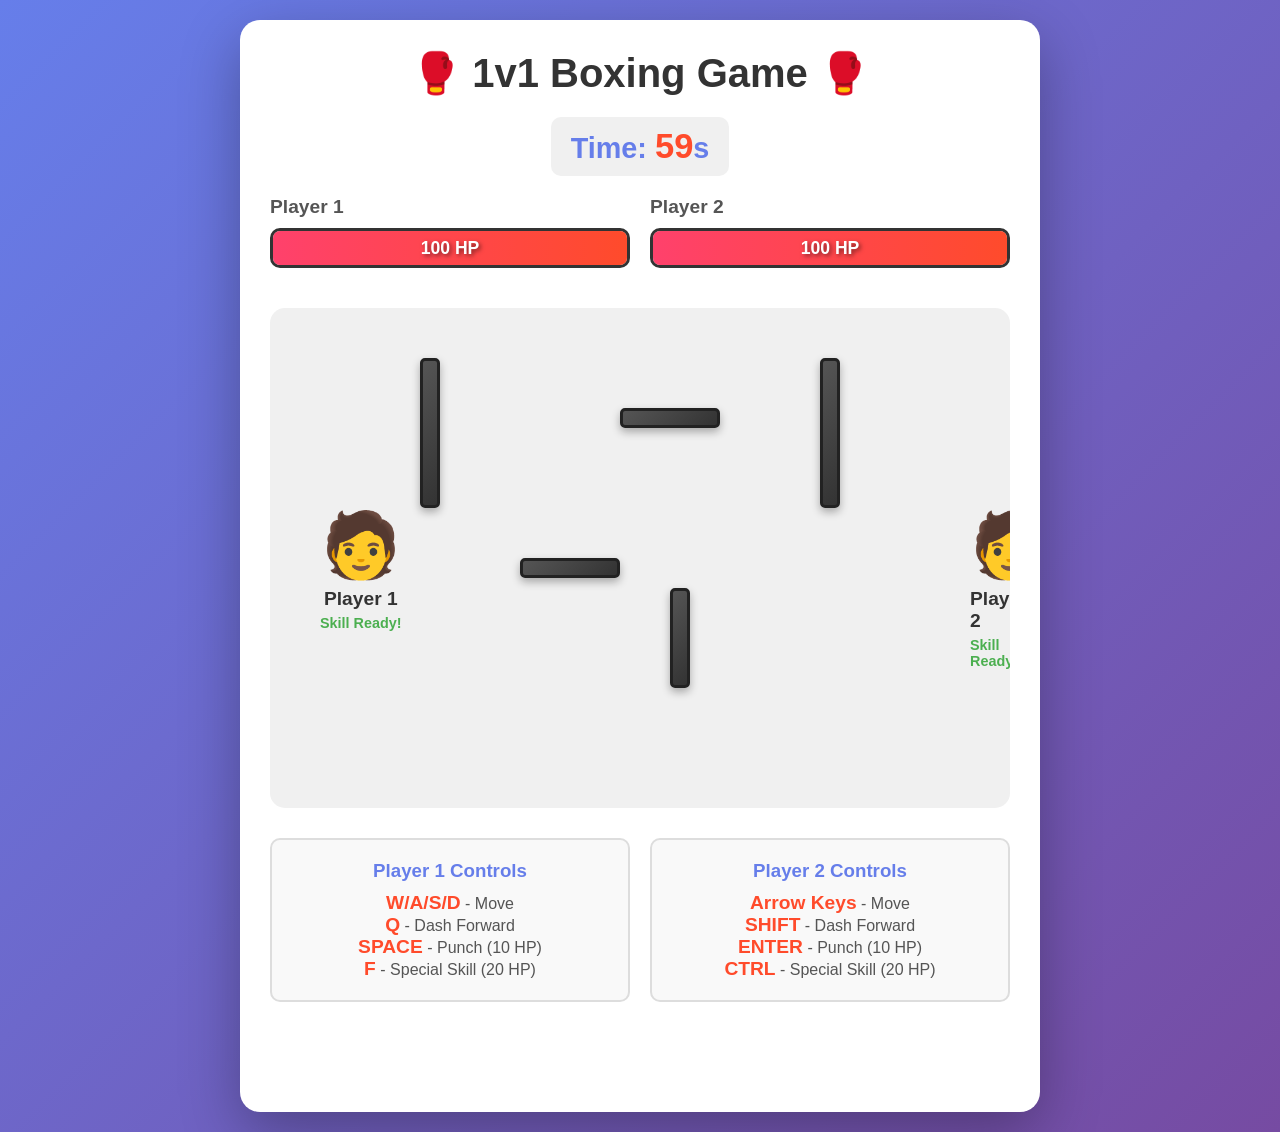
<file: Lesson_1/Boxing_game/index.html>
<!DOCTYPE html>
<html lang="en">
<head>
    <meta charset="UTF-8">
    <meta name="viewport" content="width=device-width, initial-scale=1.0">
    <title>1v1 Boxing Game</title>
    <link rel="stylesheet" href="style.css">
</head>
<body>
    <div class="game-container">
        <h1>🥊 1v1 Boxing Game 🥊</h1>
        
        <div class="timer-display" id="timer-display">
            <h2>Time: <span id="timer">60</span>s</h2>
        </div>
        
        <div class="health-bars">
            <div class="player-health">
                <h2>Player 1</h2>
                <div class="health-bar-container">
                    <div class="health-bar" id="player1-health">
                        <span id="player1-hp">100 HP</span>
                    </div>
                </div>
            </div>
            
            <div class="player-health">
                <h2>Player 2</h2>
                <div class="health-bar-container">
                    <div class="health-bar" id="player2-health">
                        <span id="player2-hp">100 HP</span>
                    </div>
                </div>
            </div>
        </div>
        
        <div class="game-area" id="game-area">
            <div class="wall" style="left: 150px; top: 50px; width: 20px; height: 150px;"></div>
            <div class="wall" style="left: 350px; top: 100px; width: 100px; height: 20px;"></div>
            <div class="wall" style="left: 550px; top: 50px; width: 20px; height: 150px;"></div>
            <div class="wall" style="left: 250px; top: 250px; width: 100px; height: 20px;"></div>
            <div class="wall" style="left: 400px; top: 280px; width: 20px; height: 100px;"></div>
            
            <div class="player" id="player1">
                <div class="fighter">🧑</div>
                <p>Player 1</p>
                <div class="cooldown" id="p1-cooldown">Skill Ready!</div>
            </div>
            
            <div class="player" id="player2">
                <div class="fighter">🧑</div>
                <p>Player 2</p>
                <div class="cooldown" id="p2-cooldown">Skill Ready!</div>
            </div>
        </div>
        
        <div class="controls">
            <div class="control-section">
                <h3>Player 1 Controls</h3>
                <p><strong>W/A/S/D</strong> - Move</p>
                <p><strong>Q</strong> - Dash Forward</p>
                <p><strong>SPACE</strong> - Punch (10 HP)</p>
                <p><strong>F</strong> - Special Skill (20 HP)</p>
            </div>
            <div class="control-section">
                <h3>Player 2 Controls</h3>
                <p><strong>Arrow Keys</strong> - Move</p>
                <p><strong>SHIFT</strong> - Dash Forward</p>
                <p><strong>ENTER</strong> - Punch (10 HP)</p>
                <p><strong>CTRL</strong> - Special Skill (20 HP)</p>
            </div>
        </div>
        
        <div id="game-message"></div>
        
        <button id="restart-btn" class="restart-btn" style="display: none;">Play Again</button>
    </div>
    
    <script src="game.js"></script>
</body>
</html>
</file>
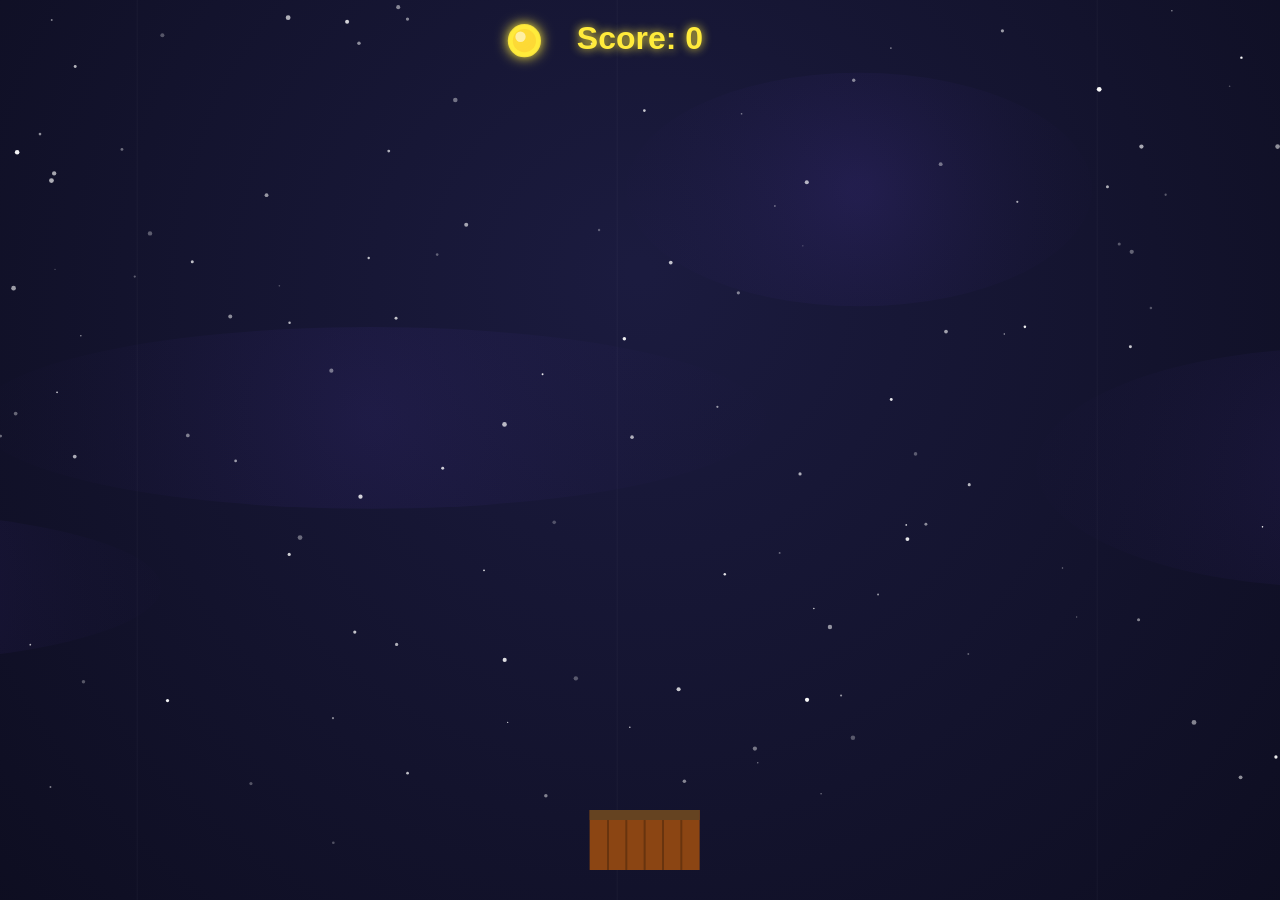
<file: Lesson_1/Coin_catcher_example/game.html>
<!DOCTYPE html>
<html lang="en">
<head>
    <meta charset="UTF-8">
    <meta name="viewport" content="width=device-width, initial-scale=1.0">
    <title>Coin Catcher Game</title>
    <style>
        * {
            margin: 0;
            padding: 0;
            box-sizing: border-box;
        }
        
        body {
            background: #0a0a1a;
            overflow: hidden;
            font-family: Arial, sans-serif;
        }
        
        #gameCanvas {
            display: block;
            background: radial-gradient(ellipse at center, #1a1a3a 0%, #0a0a1a 100%);
            margin: 0 auto;
        }
        
        #scoreDisplay {
            position: absolute;
            top: 20px;
            left: 50%;
            transform: translateX(-50%);
            color: #ffeb3b;
            font-size: 32px;
            font-weight: bold;
            text-shadow: 0 0 10px #ffeb3b;
            z-index: 10;
        }
        
        #gameOver {
            position: absolute;
            top: 50%;
            left: 50%;
            transform: translate(-50%, -50%);
            color: #fff;
            font-size: 48px;
            font-weight: bold;
            text-align: center;
            display: none;
            z-index: 20;
            text-shadow: 0 0 20px #ffeb3b;
        }
        
        #gameOver p {
            margin: 20px 0;
            font-size: 24px;
            color: #ffeb3b;
        }
    </style>
</head>
<body>
    <div id="scoreDisplay">Score: 0</div>
    <div id="gameOver">
        <div>Game Over!</div>
        <p id="finalScore"></p>
        <p style="font-size: 18px;">Press SPACE to restart</p>
    </div>
    <canvas id="gameCanvas"></canvas>
    
    <script>
        const canvas = document.getElementById('gameCanvas');
        const ctx = canvas.getContext('2d');
        const scoreDisplay = document.getElementById('scoreDisplay');
        const gameOverDiv = document.getElementById('gameOver');
        const finalScoreDisplay = document.getElementById('finalScore');

        // High-DPI + resize-friendly canvas
        const DPR = () => Math.max(1, Math.min(2, window.devicePixelRatio || 1));
        function resizeCanvas() {
            const dpr = DPR();
            const w = Math.max(320, window.innerWidth);
            const h = Math.max(240, window.innerHeight);
            canvas.style.width = w + 'px';
            canvas.style.height = h + 'px';
            canvas.width = Math.floor(w * dpr);
            canvas.height = Math.floor(h * dpr);
            ctx.setTransform(dpr, 0, 0, dpr, 0, 0); // draw in CSS pixels
        }
        window.addEventListener('resize', resizeCanvas);
        resizeCanvas();

        // --- Game state (WORLD SPACE) ---
        let score = 0;
        let misses = 0;
        let gameRunning = true;
        const keys = Object.create(null);

        // Basket exists in world-x, screen-y (camera only tracks x).
        const basket = {
            worldX: 0,
            y: 0,
            width: 110,
            height: 60,
            maxSpeed: 520,     // px/sec
            accel: 2400,       // px/sec^2
            friction: 2200,    // px/sec^2
            vx: 0
        };

        // Smooth tracking camera (world-x only)
        const camera = {
            x: 0,
            followStrength: 10 // higher = snappier follow
        };

        // Infinite repeating sectors for background
        const SECTOR_W = 480;
        const SEED = 1337;

        // Coins in world space (worldX, y)
        let coins = [];
        let spawnTimer = 0;
        let spawnEvery = 0.8;     // seconds
        let difficultyTimer = 0;

        // Optional: world gently scrolls right even if you don't press keys
        const AUTO_SCROLL = 60; // px/sec

        // --- Input ---
        document.addEventListener('keydown', (e) => {
            keys[e.key] = true;
            if (e.key === ' ' && !gameRunning) restartGame();
        });
        document.addEventListener('keyup', (e) => {
            keys[e.key] = false;
        });

        // --- Helpers ---
        function clamp(v, a, b) { return Math.max(a, Math.min(b, v)); }
        function lerp(a, b, t) { return a + (b - a) * t; }
        function mulberry32(seed) {
            let t = seed >>> 0;
            return function() {
                t += 0x6D2B79F5;
                let x = Math.imul(t ^ (t >>> 15), 1 | t);
                x ^= x + Math.imul(x ^ (x >>> 7), 61 | x);
                return ((x ^ (x >>> 14)) >>> 0) / 4294967296;
            };
        }

        function screenWidth() { return parseFloat(canvas.style.width) || window.innerWidth; }
        function screenHeight() { return parseFloat(canvas.style.height) || window.innerHeight; }

        function basketScreenX() {
            return (screenWidth() * 0.5) + (basket.worldX - camera.x) - basket.width * 0.5;
        }

        function worldToScreenX(wx) {
            return (screenWidth() * 0.5) + (wx - camera.x);
        }

        function resetLayout() {
            basket.y = screenHeight() - 90;
        }
        resetLayout();
        window.addEventListener('resize', resetLayout);

        // --- Background (repeating sectors) ---
        function drawSpaceBackground() {
            const w = screenWidth();
            const h = screenHeight();

            // Base gradient (deep space)
            const g = ctx.createRadialGradient(w * 0.5, h * 0.3, 10, w * 0.5, h * 0.4, Math.max(w, h));
            g.addColorStop(0, '#1b1b3f');
            g.addColorStop(1, '#070712');
            ctx.fillStyle = g;
            ctx.fillRect(0, 0, w, h);

            // Determine which sectors are visible based on camera.x
            const viewLeftWorld = camera.x - w * 0.5;
            const viewRightWorld = camera.x + w * 0.5;
            const leftSector = Math.floor(viewLeftWorld / SECTOR_W) - 1;
            const rightSector = Math.floor(viewRightWorld / SECTOR_W) + 1;

            // Parallax makes it feel deeper (sectors still repeat infinitely)
            const parallax = 0.35;
            const parallaxCamX = camera.x * parallax;

            for (let s = leftSector; s <= rightSector; s++) {
                const rng = mulberry32((SEED ^ (s * 0x9E3779B1)) >>> 0);

                // Sector origin in parallax-world
                const sectorWorldX = s * SECTOR_W;
                const sectorScreenX = (w * 0.5) + (sectorWorldX - parallaxCamX);

                // Soft nebula band (repeats per sector)
                const nebulaY = rng() * h * 0.6 + h * 0.1;
                const nebulaW = SECTOR_W * (0.8 + rng() * 0.9);
                const nebulaH = 120 + rng() * 140;
                const nebulaX = sectorScreenX + rng() * (SECTOR_W - nebulaW);
                const ng = ctx.createRadialGradient(nebulaX + nebulaW * 0.5, nebulaY, 10, nebulaX + nebulaW * 0.5, nebulaY, nebulaW * 0.7);
                ng.addColorStop(0, `rgba(120, 80, 255, ${0.08 + rng() * 0.07})`);
                ng.addColorStop(1, 'rgba(0, 0, 0, 0)');
                ctx.fillStyle = ng;
                ctx.beginPath();
                ctx.ellipse(nebulaX + nebulaW * 0.5, nebulaY, nebulaW * 0.5, nebulaH * 0.5, 0, 0, Math.PI * 2);
                ctx.fill();

                // Stars (deterministic per sector)
                const starCount = 42;
                for (let i = 0; i < starCount; i++) {
                    const x = sectorScreenX + rng() * SECTOR_W;
                    const y = rng() * h;
                    const r = 0.6 + rng() * 1.8;
                    const a = 0.25 + rng() * 0.75;
                    ctx.fillStyle = `rgba(255,255,255,${a})`;
                    ctx.beginPath();
                    ctx.arc(x, y, r, 0, Math.PI * 2);
                    ctx.fill();
                }

                // Faint sector seam lines (helps you "feel" the repeat)
                ctx.strokeStyle = 'rgba(255, 255, 255, 0.04)';
                ctx.lineWidth = 1;
                ctx.beginPath();
                ctx.moveTo(sectorScreenX, 0);
                ctx.lineTo(sectorScreenX, h);
                ctx.stroke();
            }
        }

        // --- Drawing game objects ---
        function drawBasket() {
            const x = basketScreenX();
            const y = basket.y;

            // Basket body
            ctx.fillStyle = '#8B4513';
            ctx.fillRect(x, y, basket.width, basket.height);

            // Basket rim
            ctx.fillStyle = '#654321';
            ctx.fillRect(x, y, basket.width, 10);

            // Basket weave pattern
            ctx.strokeStyle = 'rgba(0,0,0,0.25)';
            ctx.lineWidth = 2;
            const cols = 6;
            for (let i = 1; i < cols; i++) {
                const px = x + (i * basket.width) / cols;
                ctx.beginPath();
                ctx.moveTo(px, y + 10);
                ctx.lineTo(px, y + basket.height);
                ctx.stroke();
            }
        }

        function drawCoin(coin) {
            const x = worldToScreenX(coin.worldX);
            const y = coin.y;

            // Skip if far offscreen (cheap cull)
            if (x < -60 || x > screenWidth() + 60) return;

            // Glow
            ctx.save();
            ctx.shadowColor = '#ffeb3b';
            ctx.shadowBlur = 14;

            // Outer
            ctx.beginPath();
            ctx.arc(x, y, coin.r, 0, Math.PI * 2);
            ctx.fillStyle = '#ffeb3b';
            ctx.fill();

            // Inner
            ctx.beginPath();
            ctx.arc(x, y, Math.max(2, coin.r - 4), 0, Math.PI * 2);
            ctx.fillStyle = '#fdd835';
            ctx.fill();

            // Shine
            ctx.beginPath();
            ctx.arc(x - coin.r * 0.25, y - coin.r * 0.25, Math.max(2, coin.r * 0.33), 0, Math.PI * 2);
            ctx.fillStyle = 'rgba(255,255,255,0.55)';
            ctx.fill();

            // Edge stroke
            ctx.shadowBlur = 0;
            ctx.beginPath();
            ctx.arc(x, y, coin.r, 0, Math.PI * 2);
            ctx.strokeStyle = 'rgba(255,235,59,0.9)';
            ctx.lineWidth = 2;
            ctx.stroke();
            ctx.restore();
        }

        // --- Spawning / updating ---
        function spawnCoin() {
            const w = screenWidth();
            const left = camera.x - w * 0.5;
            const right = camera.x + w * 0.5;

            // Spawn within (and a bit beyond) visible range so it feels natural with smoothing
            const coin = {
                worldX: left + Math.random() * (right - left),
                y: -30,
                r: 14 + Math.random() * 4,
                vy: 140 + Math.random() * 140 // px/sec
            };
            coins.push(coin);
        }

        function updateBasket(dt) {
            // Auto-scroll to keep the world moving horizontally
            basket.worldX += AUTO_SCROLL * dt;

            const left = keys['ArrowLeft'] ? 1 : 0;
            const right = keys['ArrowRight'] ? 1 : 0;
            const input = right - left;

            if (input !== 0) {
                basket.vx += input * basket.accel * dt;
            } else {
                // Friction toward 0
                const sign = Math.sign(basket.vx);
                const mag = Math.max(0, Math.abs(basket.vx) - basket.friction * dt);
                basket.vx = mag * sign;
            }

            basket.vx = clamp(basket.vx, -basket.maxSpeed, basket.maxSpeed);
            basket.worldX += basket.vx * dt;
        }

        function updateCamera(dt) {
            // Smoothly follow basket (keeps basket near the center)
            const t = 1 - Math.exp(-camera.followStrength * dt);
            camera.x = lerp(camera.x, basket.worldX, t);
        }

        function updateCoins(dt) {
            const h = screenHeight();

            for (let i = coins.length - 1; i >= 0; i--) {
                const c = coins[i];
                c.y += c.vy * dt;

                // Collision check in WORLD-X, SCREEN-Y
                const bx0 = basket.worldX - basket.width * 0.5;
                const bx1 = basket.worldX + basket.width * 0.5;
                const by0 = basket.y;
                const by1 = basket.y + basket.height;

                if (c.y + c.r > by0 && c.y - c.r < by1 && c.worldX > bx0 && c.worldX < bx1) {
                    score += 10;
                    scoreDisplay.textContent = `Score: ${score}`;
                    coins.splice(i, 1);
                    continue;
                }

                // Missed coin
                if (c.y > h + 40) {
                    coins.splice(i, 1);
                    misses++;
                    if (misses >= 5) endGame();
                }
            }
        }

        function endGame() {
            gameRunning = false;
            finalScoreDisplay.textContent = `Final Score: ${score}`;
            gameOverDiv.style.display = 'block';
        }

        // --- Main loop ---
        let lastT = performance.now();
        function gameLoop(t) {
            if (!gameRunning) return;

            const dt = clamp((t - lastT) / 1000, 0, 0.05);
            lastT = t;

            // Difficulty: slightly faster spawns over time
            difficultyTimer += dt;
            if (difficultyTimer >= 2) {
                difficultyTimer = 0;
                spawnEvery = Math.max(0.28, spawnEvery * 0.985);
            }

            updateBasket(dt);
            updateCamera(dt);
            updateCoins(dt);

            spawnTimer += dt;
            while (spawnTimer >= spawnEvery) {
                spawnTimer -= spawnEvery;
                spawnCoin();
            }

            // Draw
            drawSpaceBackground();
            coins.forEach(drawCoin);
            drawBasket();

            requestAnimationFrame(gameLoop);
        }

        function restartGame() {
            score = 0;
            misses = 0;
            coins = [];
            spawnTimer = 0;
            spawnEvery = 0.8;
            difficultyTimer = 0;

            basket.worldX = 0;
            basket.vx = 0;
            camera.x = 0;
            resetLayout();

            gameRunning = true;
            scoreDisplay.textContent = 'Score: 0';
            gameOverDiv.style.display = 'none';
            lastT = performance.now();
            requestAnimationFrame(gameLoop);
        }

        // Start
        requestAnimationFrame((t) => {
            lastT = t;
            requestAnimationFrame(gameLoop);
        });
    </script>
</body>
</html>
</file>
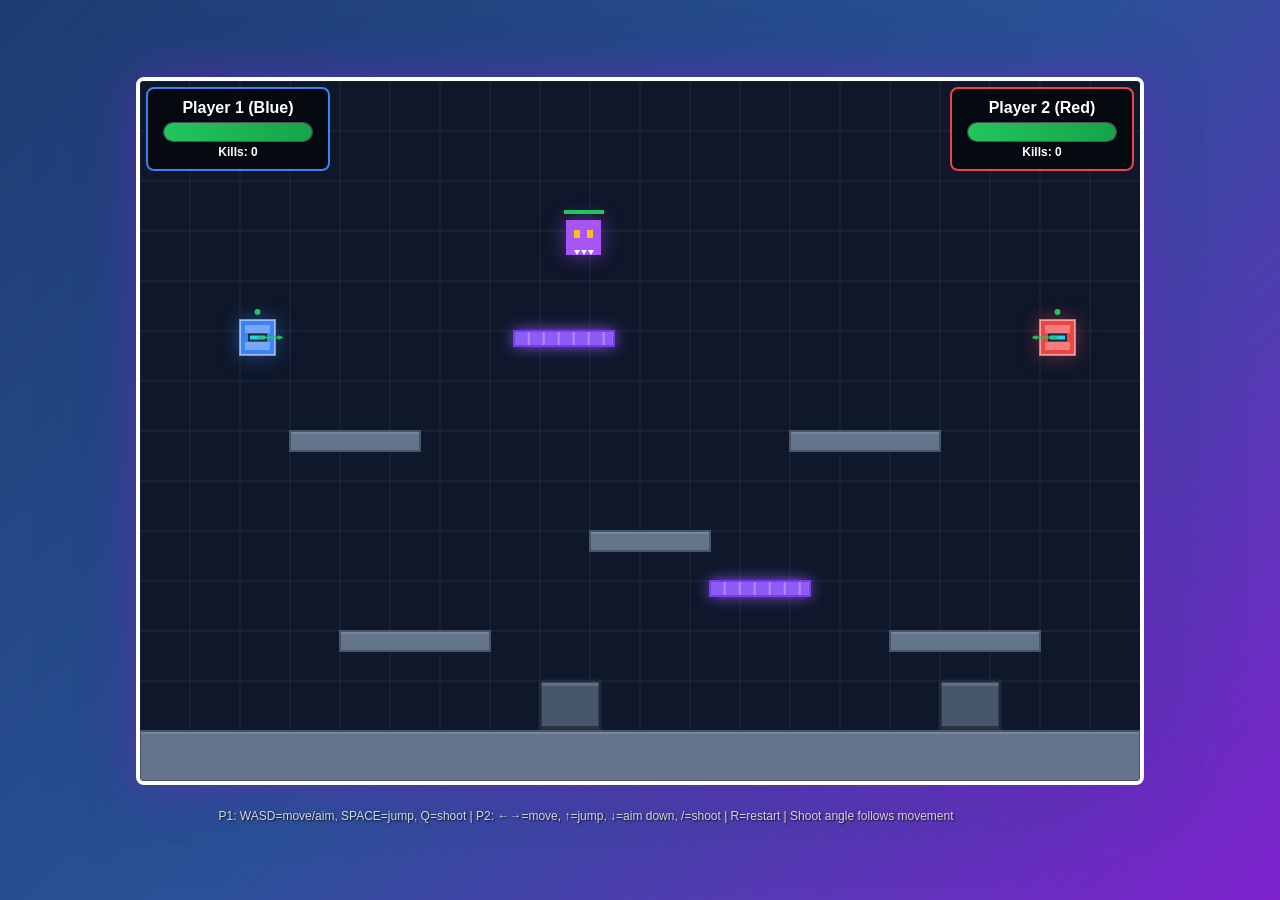
<file: Lesson_1/Parkour_shooter_game/parkour-game.html>
<!DOCTYPE html>
<html lang="en">
<head>
    <meta charset="UTF-8">
    <meta name="viewport" content="width=device-width, initial-scale=1.0">
    <title>PvP Arena Shooter</title>
    <style>
        * {
            margin: 0;
            padding: 0;
            box-sizing: border-box;
        }

        body {
            display: flex;
            justify-content: center;
            align-items: center;
            min-height: 100vh;
            background: linear-gradient(135deg, #1e3c72 0%, #2a5298 50%, #7e22ce 100%);
            font-family: 'Arial', sans-serif;
            overflow: hidden;
        }

        #gameContainer {
            text-align: center;
            position: relative;
        }

        #gameCanvas {
            border: 4px solid #fff;
            background: linear-gradient(180deg, #0f172a 0%, #1e293b 100%);
            box-shadow: 0 0 50px rgba(126, 34, 206, 0.5), 0 0 100px rgba(30, 60, 114, 0.3);
            border-radius: 8px;
        }

        #hud {
            position: absolute;
            top: 10px;
            left: 10px;
            right: 10px;
            display: flex;
            justify-content: space-between;
            color: white;
            font-weight: bold;
            font-size: 16px;
            text-shadow: 2px 2px 4px rgba(0,0,0,0.8);
            pointer-events: none;
        }

        .player-hud {
            background: rgba(0,0,0,0.6);
            padding: 10px 15px;
            border-radius: 8px;
            border: 2px solid;
            backdrop-filter: blur(5px);
        }

        #player1Hud { border-color: #3b82f6; }
        #player2Hud { border-color: #ef4444; }

        .health-bar {
            height: 20px;
            background: rgba(0,0,0,0.5);
            border-radius: 10px;
            overflow: hidden;
            margin-top: 5px;
            border: 1px solid rgba(255,255,255,0.3);
        }

        .health-fill {
            height: 100%;
            transition: width 0.3s ease;
            background: linear-gradient(90deg, #22c55e, #16a34a);
            box-shadow: 0 0 10px rgba(34, 197, 94, 0.5);
        }

        #info {
            margin-top: 20px;
            font-size: 18px;
            color: white;
            text-shadow: 2px 2px 4px rgba(0,0,0,0.8);
        }

        #controls {
            margin-top: 10px;
            font-size: 12px;
            color: rgba(255,255,255,0.8);
            text-shadow: 1px 1px 2px rgba(0,0,0,0.8);
            max-width: 900px;
        }

        .winner {
            color: #fbbf24;
            font-weight: bold;
            font-size: 24px;
            text-shadow: 0 0 10px rgba(251, 191, 36, 0.8);
        }

        .score {
            color: #3b82f6;
        }
    </style>
</head>
<body>
    <div id="gameContainer">
        <canvas id="gameCanvas" width="1000" height="700"></canvas>
        <div id="hud">
            <div id="player1Hud" class="player-hud">
                <div>Player 1 (Blue)</div>
                <div class="health-bar" style="width: 150px;">
                    <div id="p1Health" class="health-fill" style="width: 100%;"></div>
                </div>
                <div style="font-size: 12px; margin-top: 3px;">Kills: <span id="p1Kills">0</span></div>
            </div>
            <div id="player2Hud" class="player-hud">
                <div>Player 2 (Red)</div>
                <div class="health-bar" style="width: 150px;">
                    <div id="p2Health" class="health-fill" style="width: 100%;"></div>
                </div>
                <div style="font-size: 12px; margin-top: 3px;">Kills: <span id="p2Kills">0</span></div>
            </div>
        </div>
        <div id="info"></div>
        <div id="controls">
            P1: WASD=move/aim, SPACE=jump, Q=shoot | P2: ←→=move, ↑=jump, ↓=aim down, /=shoot | R=restart | Shoot angle follows movement
        </div>
    </div>

    <script>
        const canvas = document.getElementById('gameCanvas');
        const ctx = canvas.getContext('2d');

        // Game state
        let gameOver = false;
        let winner = null;
        let particles = [];

        // Players
        const player1 = {
            x: 100,
            y: 200,
            width: 35,
            height: 35,
            health: 100,
            maxHealth: 100,
            speed: 4,
            velocityY: 0,
            gravity: 0.5,
            jumpPower: 12,
            onGround: false,
            color: '#3b82f6',
            glowColor: 'rgba(59, 130, 246, 0.5)',
            kills: 0,
            reloadTime: 0,
            aimX: 1,  // Aiming direction
            aimY: 0
        };

        const player2 = {
            x: 900,
            y: 200,
            width: 35,
            height: 35,
            health: 100,
            maxHealth: 100,
            speed: 4,
            velocityY: 0,
            gravity: 0.5,
            jumpPower: 12,
            onGround: false,
            color: '#ef4444',
            glowColor: 'rgba(239, 68, 68, 0.5)',
            kills: 0,
            reloadTime: 0,
            aimX: -1,  // Aiming direction
            aimY: 0
        };

        // Bullets
        let bullets = [];

        // Static platforms
        const platforms = [
            { x: 0, y: 650, width: 1000, height: 50, color: '#64748b' }, // Ground
            { x: 200, y: 550, width: 150, height: 20, color: '#64748b' },
            { x: 450, y: 450, width: 120, height: 20, color: '#64748b' },
            { x: 650, y: 350, width: 150, height: 20, color: '#64748b' },
            { x: 150, y: 350, width: 130, height: 20, color: '#64748b' },
            { x: 750, y: 550, width: 150, height: 20, color: '#64748b' }
        ];

        // Moving platforms
        let movingPlatforms = [
            { x: 350, y: 250, width: 100, height: 15, color: '#8b5cf6', speedX: 2, minX: 300, maxX: 500 },
            { x: 600, y: 500, width: 100, height: 15, color: '#8b5cf6', speedX: -2.5, minX: 550, maxX: 750 }
        ];

        // Obstacles for cover (solid blocks)
        const obstacles = [
            { x: 400, y: 600, width: 60, height: 50, color: '#475569' },
            { x: 800, y: 600, width: 60, height: 50, color: '#475569' }
        ];

        // Single Mob (moves 2x slower than players)
        let mob = null;
        let mobTeleportCooldown = 0;

        function getRandomSpawnPosition() {
            // Random spawn positions on different platforms
            const spawnPositions = [
                { x: 200, y: 100 },
                { x: 450, y: 100 },
                { x: 650, y: 100 },
                { x: 150, y: 100 },
                { x: 750, y: 100 },
                { x: 350, y: 100 },
                { x: 600, y: 100 }
            ];
            return spawnPositions[Math.floor(Math.random() * spawnPositions.length)];
        }

        function spawnMob() {
            const spawnPos = getRandomSpawnPosition();
            mob = {
                x: spawnPos.x,
                y: spawnPos.y,
                width: 35,
                height: 35,
                health: 50,
                maxHealth: 50,
                speed: 2,
                velocityY: 0,
                gravity: 0.5,
                onGround: false,
                color: '#a855f7',
                glowColor: 'rgba(168, 85, 247, 0.5)',
                target: null,
                damage: 10,
                touchDamageCooldown: 0
            };
        }

        // Keyboard state
        const keys = {};

        window.addEventListener('keydown', (e) => {
            keys[e.code] = true;
            
            if (e.code === 'KeyR') {
                resetGame();
            }
            
            // Player 1 jump (Space)
            if (e.code === 'Space' && !gameOver && player1.onGround) {
                player1.velocityY = -player1.jumpPower;
                player1.onGround = false;
            }
            
            // Player 1 shoot (Q key)
            if (e.code === 'KeyQ' && !gameOver && player1.reloadTime <= 0) {
                shootBullet(player1);
                player1.reloadTime = 20;
            }
            
            // Player 2 jump (Up arrow)
            if (e.code === 'ArrowUp' && !gameOver && player2.onGround) {
                player2.velocityY = -player2.jumpPower;
                player2.onGround = false;
            }
            
            // Player 2 shoot (/ key)
            if (e.code === 'Slash' && !gameOver && player2.reloadTime <= 0) {
                shootBullet(player2);
                player2.reloadTime = 20;
            }
        });

        window.addEventListener('keyup', (e) => {
            keys[e.code] = false;
        });

        function shootBullet(player) {
            // Normalize aim direction
            const magnitude = Math.sqrt(player.aimX * player.aimX + player.aimY * player.aimY);
            const dirX = player.aimX / magnitude;
            const dirY = player.aimY / magnitude;
            
            const bulletSpeed = 10;
            
            bullets.push({
                x: player.x + player.width / 2,
                y: player.y + player.height / 2,
                width: 8,
                height: 8,
                speedX: dirX * bulletSpeed,
                speedY: dirY * bulletSpeed,
                owner: player,
                color: player.color,
                damage: 20
            });
            
            // Muzzle flash particles in shooting direction
            for (let i = 0; i < 10; i++) {
                particles.push({
                    x: player.x + player.width / 2,
                    y: player.y + player.height / 2,
                    vx: dirX * (Math.random() * 4 + 2),
                    vy: dirY * (Math.random() * 4 + 2) + (Math.random() - 0.5) * 2,
                    size: Math.random() * 4 + 2,
                    life: 20,
                    color: '#fbbf24'
                });
            }
        }

        function resetGame() {
            player1.x = 100;
            player1.y = 200;
            player1.health = 100;
            player1.velocityY = 0;
            player1.onGround = false;
            player1.reloadTime = 0;
            player1.aimX = 1;
            player1.aimY = 0;
            
            player2.x = 900;
            player2.y = 200;
            player2.health = 100;
            player2.velocityY = 0;
            player2.onGround = false;
            player2.reloadTime = 0;
            player2.aimX = -1;
            player2.aimY = 0;
            
            bullets = [];
            particles = [];
            gameOver = false;
            winner = null;
            mobTeleportCooldown = 0;
            spawnMob();
            updateHUD();
        }

        function update() {
            if (gameOver) return;

            // Update Player 1 aim direction based on input
            let p1AimX = 0;
            let p1AimY = 0;
            if (keys['KeyA']) p1AimX = -1;
            if (keys['KeyD']) p1AimX = 1;
            if (keys['KeyW']) p1AimY = -1;
            if (keys['KeyS']) p1AimY = 1;
            
            // If in air and moving up (no explicit down input), automatically aim upward
            if (!player1.onGround && player1.velocityY < -2 && !keys['KeyS'] && !keys['KeyW']) {
                p1AimY = -1;
            }
            
            // Only update aim if moving
            if (p1AimX !== 0 || p1AimY !== 0) {
                player1.aimX = p1AimX;
                player1.aimY = p1AimY;
            }

            // Player 1 horizontal movement (A/D)
            const p1OldX = player1.x;
            if (keys['KeyA']) player1.x -= player1.speed;
            if (keys['KeyD']) player1.x += player1.speed;

            // Check horizontal collision for player 1
            for (let obs of obstacles) {
                if (checkCollision(player1, obs)) {
                    player1.x = p1OldX;
                    break;
                }
            }
            for (let plat of platforms) {
                if (checkCollision(player1, plat)) {
                    player1.x = p1OldX;
                    break;
                }
            }

            // Update Player 2 aim direction based on input
            let p2AimX = 0;
            let p2AimY = 0;
            if (keys['ArrowLeft']) p2AimX = -1;
            if (keys['ArrowRight']) p2AimX = 1;
            if (keys['ArrowDown']) p2AimY = 1;
            
            // If in air and moving up (no explicit down input), aim upward
            if (!player2.onGround && player2.velocityY < -2 && !keys['ArrowDown']) {
                p2AimY = -1;
            }
            
            // Only update aim if moving
            if (p2AimX !== 0 || p2AimY !== 0) {
                player2.aimX = p2AimX;
                player2.aimY = p2AimY;
            }

            // Player 2 horizontal movement (Left/Right arrows)
            const p2OldX = player2.x;
            if (keys['ArrowLeft']) player2.x -= player2.speed;
            if (keys['ArrowRight']) player2.x += player2.speed;

            // Check horizontal collision for player 2
            for (let obs of obstacles) {
                if (checkCollision(player2, obs)) {
                    player2.x = p2OldX;
                    break;
                }
            }
            for (let plat of platforms) {
                if (checkCollision(player2, plat)) {
                    player2.x = p2OldX;
                    break;
                }
            }

            // Apply gravity to players
            player1.velocityY += player1.gravity;
            player2.velocityY += player2.gravity;

            // Update vertical position
            player1.y += player1.velocityY;
            player2.y += player2.velocityY;

            // Platform collision for players
            updatePlayerPlatformCollision(player1);
            updatePlayerPlatformCollision(player2);

            // Keep players in bounds
            constrainToBounds(player1);
            constrainToBounds(player2);

            // Update moving platforms
            movingPlatforms.forEach(plat => {
                plat.x += plat.speedX;
                if (plat.x <= plat.minX || plat.x >= plat.maxX) {
                    plat.speedX *= -1;
                }
            });

            // Update reload times
            if (player1.reloadTime > 0) player1.reloadTime--;
            if (player2.reloadTime > 0) player2.reloadTime--;

            // Update bullets
            bullets = bullets.filter(bullet => {
                bullet.x += bullet.speedX;
                bullet.y += bullet.speedY;

                // Check collision with players
                if (bullet.owner !== player1 && checkCollision(bullet, player1)) {
                    player1.health -= bullet.damage;
                    createHitParticles(bullet.x, bullet.y, bullet.color);
                    if (player1.health <= 0) {
                        player2.kills++;
                        endGame(player2);
                    }
                    return false;
                }

                if (bullet.owner !== player2 && checkCollision(bullet, player2)) {
                    player2.health -= bullet.damage;
                    createHitParticles(bullet.x, bullet.y, bullet.color);
                    if (player2.health <= 0) {
                        player1.kills++;
                        endGame(player1);
                    }
                    return false;
                }

                // Check collision with obstacles
                for (let obs of obstacles) {
                    if (checkCollision(bullet, obs)) {
                        createHitParticles(bullet.x, bullet.y, '#94a3b8');
                        return false;
                    }
                }

                // Check collision with mob
                if (mob && checkCollision(bullet, mob)) {
                    mob.health -= bullet.damage;
                    createHitParticles(bullet.x, bullet.y, bullet.color);
                    if (mob.health <= 0) {
                        createDeathParticles(mob.x, mob.y, mob.color);
                        mob = null; // Set to null instead of keeping dead mob
                        // Respawn mob after delay
                        setTimeout(() => {
                            if (!gameOver) spawnMob();
                        }, 3000);
                    }
                    return false;
                }

                // Remove if out of bounds
                return bullet.x > -20 && bullet.x < canvas.width + 20;
            });

            // Update mob (only if alive)
            if (mob && mob.health > 0) {
                // Find closest player
                const distToP1 = Math.hypot(player1.x - mob.x, player1.y - mob.y);
                const distToP2 = Math.hypot(player2.x - mob.x, player2.y - mob.y);
                const closestDist = Math.min(distToP1, distToP2);
                mob.target = distToP1 < distToP2 ? player1 : player2;

                // Teleport if too far from any player (distance > 600) and cooldown ready
                if (closestDist > 600 && mobTeleportCooldown <= 0) {
                    // Teleport near the closest player
                    const offset = Math.random() * 200 - 100; // Random offset -100 to +100
                    mob.x = mob.target.x + offset;
                    mob.y = mob.target.y - 100; // Spawn above target
                    mob.velocityY = 0;
                    mobTeleportCooldown = 180; // 3 seconds cooldown
                    
                    // Teleport particle effect
                    for (let i = 0; i < 30; i++) {
                        particles.push({
                            x: mob.x + mob.width/2,
                            y: mob.y + mob.height/2,
                            vx: (Math.random() - 0.5) * 10,
                            vy: (Math.random() - 0.5) * 10,
                            size: Math.random() * 5 + 2,
                            life: 40,
                            color: mob.color
                        });
                    }
                }

                // Horizontal movement towards target
                const dx = mob.target.x - mob.x;
                const dist = Math.abs(dx);

                const mobOldX = mob.x;
                if (dist > 5) {
                    mob.x += Math.sign(dx) * mob.speed;
                    
                    // Check collisions with obstacles
                    for (let obs of obstacles) {
                        if (checkCollision(mob, obs)) {
                            mob.x = mobOldX;
                            break;
                        }
                    }
                }

                // Apply gravity to mob
                mob.velocityY += mob.gravity;
                mob.y += mob.velocityY;

                // Platform collision for mob
                updatePlayerPlatformCollision(mob);

                // Check collision with players for touch damage
                if (mob.touchDamageCooldown <= 0) {
                    if (checkCollision(mob, player1)) {
                        player1.health -= mob.damage;
                        mob.touchDamageCooldown = 30; // Half second cooldown
                        createHitParticles(player1.x + player1.width/2, player1.y + player1.height/2, mob.color);
                        
                        if (player1.health <= 0) {
                            endGame(player2);
                        }
                    } else if (checkCollision(mob, player2)) {
                        player2.health -= mob.damage;
                        mob.touchDamageCooldown = 30;
                        createHitParticles(player2.x + player2.width/2, player2.y + player2.height/2, mob.color);
                        
                        if (player2.health <= 0) {
                            endGame(player1);
                        }
                    }
                }

                if (mob.touchDamageCooldown > 0) mob.touchDamageCooldown--;
            }
            
            // Update teleport cooldown
            if (mobTeleportCooldown > 0) mobTeleportCooldown--;

            // Update particles
            particles = particles.filter(p => {
                p.x += p.vx;
                p.y += p.vy;
                p.vy += 0.2;
                p.life--;
                return p.life > 0;
            });

            updateHUD();
        }

        function updatePlayerPlatformCollision(entity) {
            entity.onGround = false;
            
            // Check all platforms
            const allPlatforms = [...platforms, ...movingPlatforms, ...obstacles];
            
            for (let plat of allPlatforms) {
                if (checkCollision(entity, plat)) {
                    // Landing on top
                    if (entity.velocityY > 0 && entity.y + entity.height - entity.velocityY <= plat.y + 5) {
                        entity.y = plat.y - entity.height;
                        entity.velocityY = 0;
                        entity.onGround = true;
                    }
                    // Hitting from below
                    else if (entity.velocityY < 0 && entity.y - entity.velocityY >= plat.y + plat.height - 5) {
                        entity.y = plat.y + plat.height;
                        entity.velocityY = 0;
                    }
                }
            }
        }

        function constrainToBounds(player) {
            if (player.x < 0) player.x = 0;
            if (player.x + player.width > canvas.width) player.x = canvas.width - player.width;
            
            // Death if fall off bottom
            if (player.y > canvas.height) {
                player.health = 0;
                const otherPlayer = player === player1 ? player2 : player1;
                endGame(otherPlayer);
            }
        }

        function checkCollision(rect1, rect2) {
            return rect1.x < rect2.x + rect2.width &&
                   rect1.x + rect1.width > rect2.x &&
                   rect1.y < rect2.y + rect2.height &&
                   rect1.y + rect1.height > rect2.y;
        }

        function createHitParticles(x, y, color) {
            for (let i = 0; i < 15; i++) {
                particles.push({
                    x: x,
                    y: y,
                    vx: (Math.random() - 0.5) * 6,
                    vy: (Math.random() - 0.5) * 6,
                    size: Math.random() * 3 + 1,
                    life: 30,
                    color: color
                });
            }
        }

        function createDeathParticles(x, y, color) {
            for (let i = 0; i < 30; i++) {
                particles.push({
                    x: x,
                    y: y,
                    vx: (Math.random() - 0.5) * 8,
                    vy: (Math.random() - 0.5) * 8,
                    size: Math.random() * 5 + 2,
                    life: 60,
                    color: color
                });
            }
        }

        function endGame(winningPlayer) {
            gameOver = true;
            winner = winningPlayer;
            document.getElementById('info').innerHTML = 
                `<span class="winner">${winningPlayer === player1 ? 'Player 1 (Blue)' : 'Player 2 (Red)'} WINS!</span>`;
        }

        function updateHUD() {
            document.getElementById('p1Health').style.width = Math.max(0, (player1.health / player1.maxHealth) * 100) + '%';
            document.getElementById('p2Health').style.width = Math.max(0, (player2.health / player2.maxHealth) * 100) + '%';
            document.getElementById('p1Kills').textContent = player1.kills;
            document.getElementById('p2Kills').textContent = player2.kills;
        }

        function draw() {
            // Background with grid pattern
            ctx.fillStyle = '#0f172a';
            ctx.fillRect(0, 0, canvas.width, canvas.height);

            // Draw grid
            ctx.strokeStyle = 'rgba(100, 116, 139, 0.2)';
            ctx.lineWidth = 1;
            for (let x = 0; x < canvas.width; x += 50) {
                ctx.beginPath();
                ctx.moveTo(x, 0);
                ctx.lineTo(x, canvas.height);
                ctx.stroke();
            }
            for (let y = 0; y < canvas.height; y += 50) {
                ctx.beginPath();
                ctx.moveTo(0, y);
                ctx.lineTo(canvas.width, y);
                ctx.stroke();
            }

            // Draw obstacles with aesthetic design
            obstacles.forEach(obs => {
                // Main body
                ctx.fillStyle = obs.color;
                ctx.fillRect(obs.x, obs.y, obs.width, obs.height);
                
                // Highlight
                ctx.fillStyle = 'rgba(148, 163, 184, 0.3)';
                ctx.fillRect(obs.x, obs.y, obs.width, 5);
                
                // Shadow
                ctx.fillStyle = 'rgba(0, 0, 0, 0.4)';
                ctx.fillRect(obs.x, obs.y + obs.height - 5, obs.width, 5);
                
                // Border
                ctx.strokeStyle = '#1e293b';
                ctx.lineWidth = 3;
                ctx.strokeRect(obs.x, obs.y, obs.width, obs.height);
            });

            // Draw static platforms
            platforms.forEach(plat => {
                ctx.fillStyle = plat.color;
                ctx.fillRect(plat.x, plat.y, plat.width, plat.height);
                
                // Highlight
                ctx.fillStyle = 'rgba(148, 163, 184, 0.4)';
                ctx.fillRect(plat.x, plat.y, plat.width, 3);
                
                // Border
                ctx.strokeStyle = '#475569';
                ctx.lineWidth = 2;
                ctx.strokeRect(plat.x, plat.y, plat.width, plat.height);
            });

            // Draw moving platforms
            movingPlatforms.forEach(plat => {
                // Glow effect
                ctx.shadowColor = plat.color;
                ctx.shadowBlur = 15;
                
                ctx.fillStyle = plat.color;
                ctx.fillRect(plat.x, plat.y, plat.width, plat.height);
                
                ctx.shadowBlur = 0;
                
                // Pulsing energy lines
                ctx.strokeStyle = '#c084fc';
                ctx.lineWidth = 2;
                const offset = (Date.now() / 100) % plat.width;
                for (let i = 0; i < plat.width; i += 15) {
                    const x = plat.x + ((i + offset) % plat.width);
                    ctx.beginPath();
                    ctx.moveTo(x, plat.y);
                    ctx.lineTo(x, plat.y + plat.height);
                    ctx.stroke();
                }
                
                // Border
                ctx.strokeStyle = '#7c3aed';
                ctx.lineWidth = 2;
                ctx.strokeRect(plat.x, plat.y, plat.width, plat.height);
            });

            // Draw players
            drawPlayer(player1);
            drawPlayer(player2);

            // Draw mob (only if alive)
            if (mob && mob.health > 0) {
                // Glow
                ctx.shadowColor = mob.glowColor;
                ctx.shadowBlur = 20;
                
                // Body
                ctx.fillStyle = mob.color;
                ctx.fillRect(mob.x, mob.y, mob.width, mob.height);
                
                ctx.shadowBlur = 0;
                
                // Evil eyes
                ctx.fillStyle = '#fbbf24';
                ctx.fillRect(mob.x + 8, mob.y + 10, 6, 8);
                ctx.fillRect(mob.x + 21, mob.y + 10, 6, 8);
                
                // Teeth
                ctx.fillStyle = '#fff';
                for (let i = 0; i < 3; i++) {
                    ctx.beginPath();
                    ctx.moveTo(mob.x + 8 + i * 7, mob.y + mob.height - 5);
                    ctx.lineTo(mob.x + 11 + i * 7, mob.y + mob.height);
                    ctx.lineTo(mob.x + 14 + i * 7, mob.y + mob.height - 5);
                    ctx.fill();
                }
                
                // Health bar
                const barWidth = 40;
                const barHeight = 4;
                const healthPercent = mob.health / mob.maxHealth;
                
                ctx.fillStyle = 'rgba(0, 0, 0, 0.5)';
                ctx.fillRect(mob.x - 2, mob.y - 10, barWidth, barHeight);
                
                ctx.fillStyle = healthPercent > 0.5 ? '#22c55e' : healthPercent > 0.25 ? '#eab308' : '#ef4444';
                ctx.fillRect(mob.x - 2, mob.y - 10, barWidth * healthPercent, barHeight);
            }

            // Draw bullets
            bullets.forEach(bullet => {
                // Bullet trail effect
                ctx.shadowColor = bullet.color;
                ctx.shadowBlur = 15;
                
                ctx.fillStyle = bullet.color;
                ctx.beginPath();
                ctx.arc(bullet.x, bullet.y, bullet.width/2, 0, Math.PI * 2);
                ctx.fill();
                
                // Bullet core
                ctx.fillStyle = '#ffffff';
                ctx.beginPath();
                ctx.arc(bullet.x, bullet.y, bullet.width/3, 0, Math.PI * 2);
                ctx.fill();
                
                ctx.shadowBlur = 0;
            });

            // Draw particles
            particles.forEach(p => {
                ctx.fillStyle = p.color;
                ctx.globalAlpha = p.life / 30;
                ctx.fillRect(p.x - p.size/2, p.y - p.size/2, p.size, p.size);
            });
            ctx.globalAlpha = 1;

            // Game over screen
            if (gameOver) {
                ctx.fillStyle = 'rgba(0, 0, 0, 0.7)';
                ctx.fillRect(0, 0, canvas.width, canvas.height);
                
                ctx.fillStyle = winner.color;
                ctx.font = 'bold 60px Arial';
                ctx.textAlign = 'center';
                ctx.shadowColor = winner.color;
                ctx.shadowBlur = 20;
                ctx.fillText('VICTORY!', canvas.width/2, canvas.height/2 - 50);
                
                ctx.fillStyle = '#fff';
                ctx.font = '30px Arial';
                ctx.shadowBlur = 10;
                ctx.fillText(`${winner === player1 ? 'Player 1 (Blue)' : 'Player 2 (Red)'} WINS!`, 
                    canvas.width/2, canvas.height/2 + 10);
                
                ctx.font = '20px Arial';
                ctx.fillText('Press R to restart', canvas.width/2, canvas.height/2 + 60);
                ctx.shadowBlur = 0;
            }
        }

        function drawPlayer(player) {
            // Player glow
            ctx.shadowColor = player.glowColor;
            ctx.shadowBlur = 20;
            
            // Player body
            ctx.fillStyle = player.color;
            ctx.fillRect(player.x, player.y, player.width, player.height);
            
            ctx.shadowBlur = 0;
            
            // Armor plates
            ctx.fillStyle = 'rgba(255, 255, 255, 0.3)';
            ctx.fillRect(player.x + 5, player.y + 5, player.width - 10, 8);
            ctx.fillRect(player.x + 5, player.y + player.height - 13, player.width - 10, 8);
            
            // Visor
            ctx.fillStyle = '#1e293b';
            ctx.fillRect(player.x + 8, player.y + player.height/2 - 4, player.width - 16, 8);
            
            // Visor glow
            ctx.fillStyle = '#22d3ee';
            ctx.fillRect(player.x + 10, player.y + player.height/2 - 2, player.width - 20, 4);
            
            // Border
            ctx.strokeStyle = 'rgba(255, 255, 255, 0.5)';
            ctx.lineWidth = 2;
            ctx.strokeRect(player.x, player.y, player.width, player.height);
            
            // Aim direction indicator (arrow showing shoot direction)
            const centerX = player.x + player.width / 2;
            const centerY = player.y + player.height / 2;
            const aimLength = 25;
            const magnitude = Math.sqrt(player.aimX * player.aimX + player.aimY * player.aimY);
            const dirX = player.aimX / magnitude;
            const dirY = player.aimY / magnitude;
            
            ctx.strokeStyle = player.reloadTime <= 0 ? '#22c55e' : '#ef4444';
            ctx.lineWidth = 2;
            ctx.beginPath();
            ctx.moveTo(centerX, centerY);
            ctx.lineTo(centerX + dirX * aimLength, centerY + dirY * aimLength);
            ctx.stroke();
            
            // Arrow head
            const arrowSize = 5;
            const angle = Math.atan2(dirY, dirX);
            ctx.fillStyle = player.reloadTime <= 0 ? '#22c55e' : '#ef4444';
            ctx.beginPath();
            ctx.moveTo(centerX + dirX * aimLength, centerY + dirY * aimLength);
            ctx.lineTo(
                centerX + dirX * aimLength - arrowSize * Math.cos(angle - Math.PI / 6),
                centerY + dirY * aimLength - arrowSize * Math.sin(angle - Math.PI / 6)
            );
            ctx.lineTo(
                centerX + dirX * aimLength - arrowSize * Math.cos(angle + Math.PI / 6),
                centerY + dirY * aimLength - arrowSize * Math.sin(angle + Math.PI / 6)
            );
            ctx.closePath();
            ctx.fill();
            
            // Gun indicator (if ready to fire)
            if (player.reloadTime <= 0) {
                ctx.fillStyle = '#22c55e';
                ctx.beginPath();
                ctx.arc(player.x + player.width/2, player.y - 8, 3, 0, Math.PI * 2);
                ctx.fill();
            }
            
            // Jump indicator (if on ground and can jump)
            if (player.onGround) {
                ctx.strokeStyle = '#10b981';
                ctx.lineWidth = 2;
                ctx.beginPath();
                ctx.moveTo(player.x + player.width/2 - 4, player.y + player.height + 3);
                ctx.lineTo(player.x + player.width/2, player.y + player.height + 1);
                ctx.lineTo(player.x + player.width/2 + 4, player.y + player.height + 3);
                ctx.stroke();
            }
        }

        function gameLoop() {
            update();
            draw();
            requestAnimationFrame(gameLoop);
        }

        // Initialize and start the game
        spawnMob();
        updateHUD();
        gameLoop();
    </script>
</body>
</html>
</file>
<file: Lesson_1/Boxing_game/style.css>
* {
    margin: 0;
    padding: 0;
    box-sizing: border-box;
}

body {
    font-family: Arial, sans-serif;
    background: linear-gradient(135deg, #667eea 0%, #764ba2 100%);
    display: flex;
    justify-content: center;
    align-items: center;
    min-height: 100vh;
    padding: 20px;
}

.game-container {
    background: white;
    border-radius: 20px;
    padding: 30px;
    box-shadow: 0 20px 60px rgba(0, 0, 0, 0.3);
    max-width: 800px;
    width: 100%;
}

h1 {
    text-align: center;
    color: #333;
    margin-bottom: 20px;
    font-size: 2.5em;
}

.timer-display {
    text-align: center;
    margin-bottom: 20px;
}

.timer-display h2 {
    color: #667eea;
    font-size: 1.8em;
    padding: 10px 20px;
    background: #f0f0f0;
    border-radius: 10px;
    display: inline-block;
}

.timer-display #timer {
    color: #ff4b2b;
    font-weight: bold;
    font-size: 1.2em;
}

.timer-display.warning #timer {
    color: #ff0000;
    animation: pulse 0.5s infinite;
}

@keyframes pulse {
    0%, 100% { transform: scale(1); }
    50% { transform: scale(1.1); }
}

.health-bars {
    display: flex;
    justify-content: space-between;
    gap: 20px;
    margin-bottom: 40px;
}

.player-health {
    flex: 1;
}

.player-health h2 {
    color: #555;
    margin-bottom: 10px;
    font-size: 1.2em;
}

.health-bar-container {
    background: #ddd;
    border-radius: 10px;
    overflow: hidden;
    height: 40px;
    border: 3px solid #333;
}

.health-bar {
    background: linear-gradient(90deg, #ff416c, #ff4b2b);
    height: 100%;
    width: 100%;
    transition: width 0.3s ease;
    display: flex;
    align-items: center;
    justify-content: center;
    position: relative;
}

.health-bar span {
    color: white;
    font-weight: bold;
    font-size: 1.1em;
    text-shadow: 2px 2px 4px rgba(0, 0, 0, 0.5);
    z-index: 1;
}

.game-area {
    position: relative;
    padding: 40px;
    background: #f0f0f0;
    border-radius: 15px;
    margin-bottom: 30px;
    height: 500px;
    overflow: hidden;
}

.wall {
    position: absolute;
    background: linear-gradient(135deg, #555 0%, #333 100%);
    border: 3px solid #222;
    border-radius: 5px;
    box-shadow: 0 4px 8px rgba(0, 0, 0, 0.3);
}

.player {
    position: absolute;
    text-align: center;
    transition: none;
}

#player1 {
    left: 50px;
    top: 150px;
}

#player2 {
    right: 50px;
    top: 150px;
}

.player.punch {
    animation: punch 0.2s ease;
}

@keyframes punch {
    0%, 100% { transform: scale(1); }
    50% { transform: scale(1.2); }
}

.player.special {
    animation: special 0.4s ease;
}

@keyframes special {
    0%, 100% { transform: scale(1) rotate(0deg); }
    25% { transform: scale(1.3) rotate(-10deg); }
    75% { transform: scale(1.3) rotate(10deg); }
}

.player.dashing {
    opacity: 0.5;
    filter: blur(2px);
    transition: none;
}

.dash-trail {
    position: absolute;
    font-size: 4em;
    opacity: 0.3;
    pointer-events: none;
    animation: fadeOut 0.3s ease forwards;
}

@keyframes fadeOut {
    to { opacity: 0; transform: scale(0.5); }
}

.fighter {
    font-size: 4em;
    margin-bottom: 5px;
}

.player p {
    font-weight: bold;
    color: #333;
    font-size: 1.2em;
}

.controls {
    display: flex;
    justify-content: space-around;
    gap: 20px;
    margin-bottom: 20px;
}

.control-section {
    flex: 1;
    text-align: center;
    background: #f9f9f9;
    padding: 20px;
    border-radius: 10px;
    border: 2px solid #ddd;
}

.control-section h3 {
    color: #667eea;
    margin-bottom: 10px;
}

.control-section p {
    color: #555;
}

.control-section strong {
    color: #ff4b2b;
    font-size: 1.2em;
}

.cooldown {
    margin-top: 5px;
    font-size: 0.9em;
    font-weight: bold;
    color: #4CAF50;
}

.cooldown.waiting {
    color: #ff4b2b;
}

#game-message {
    text-align: center;
    font-size: 1.8em;
    font-weight: bold;
    color: #ff4b2b;
    min-height: 40px;
    margin-bottom: 20px;
}

.restart-btn {
    display: block;
    margin: 0 auto;
    padding: 15px 40px;
    font-size: 1.2em;
    font-weight: bold;
    background: linear-gradient(135deg, #667eea 0%, #764ba2 100%);
    color: white;
    border: none;
    border-radius: 10px;
    cursor: pointer;
    transition: transform 0.2s ease;
}

.restart-btn:hover {
    transform: scale(1.05);
}

.restart-btn:active {
    transform: scale(0.95);
}
</file>
